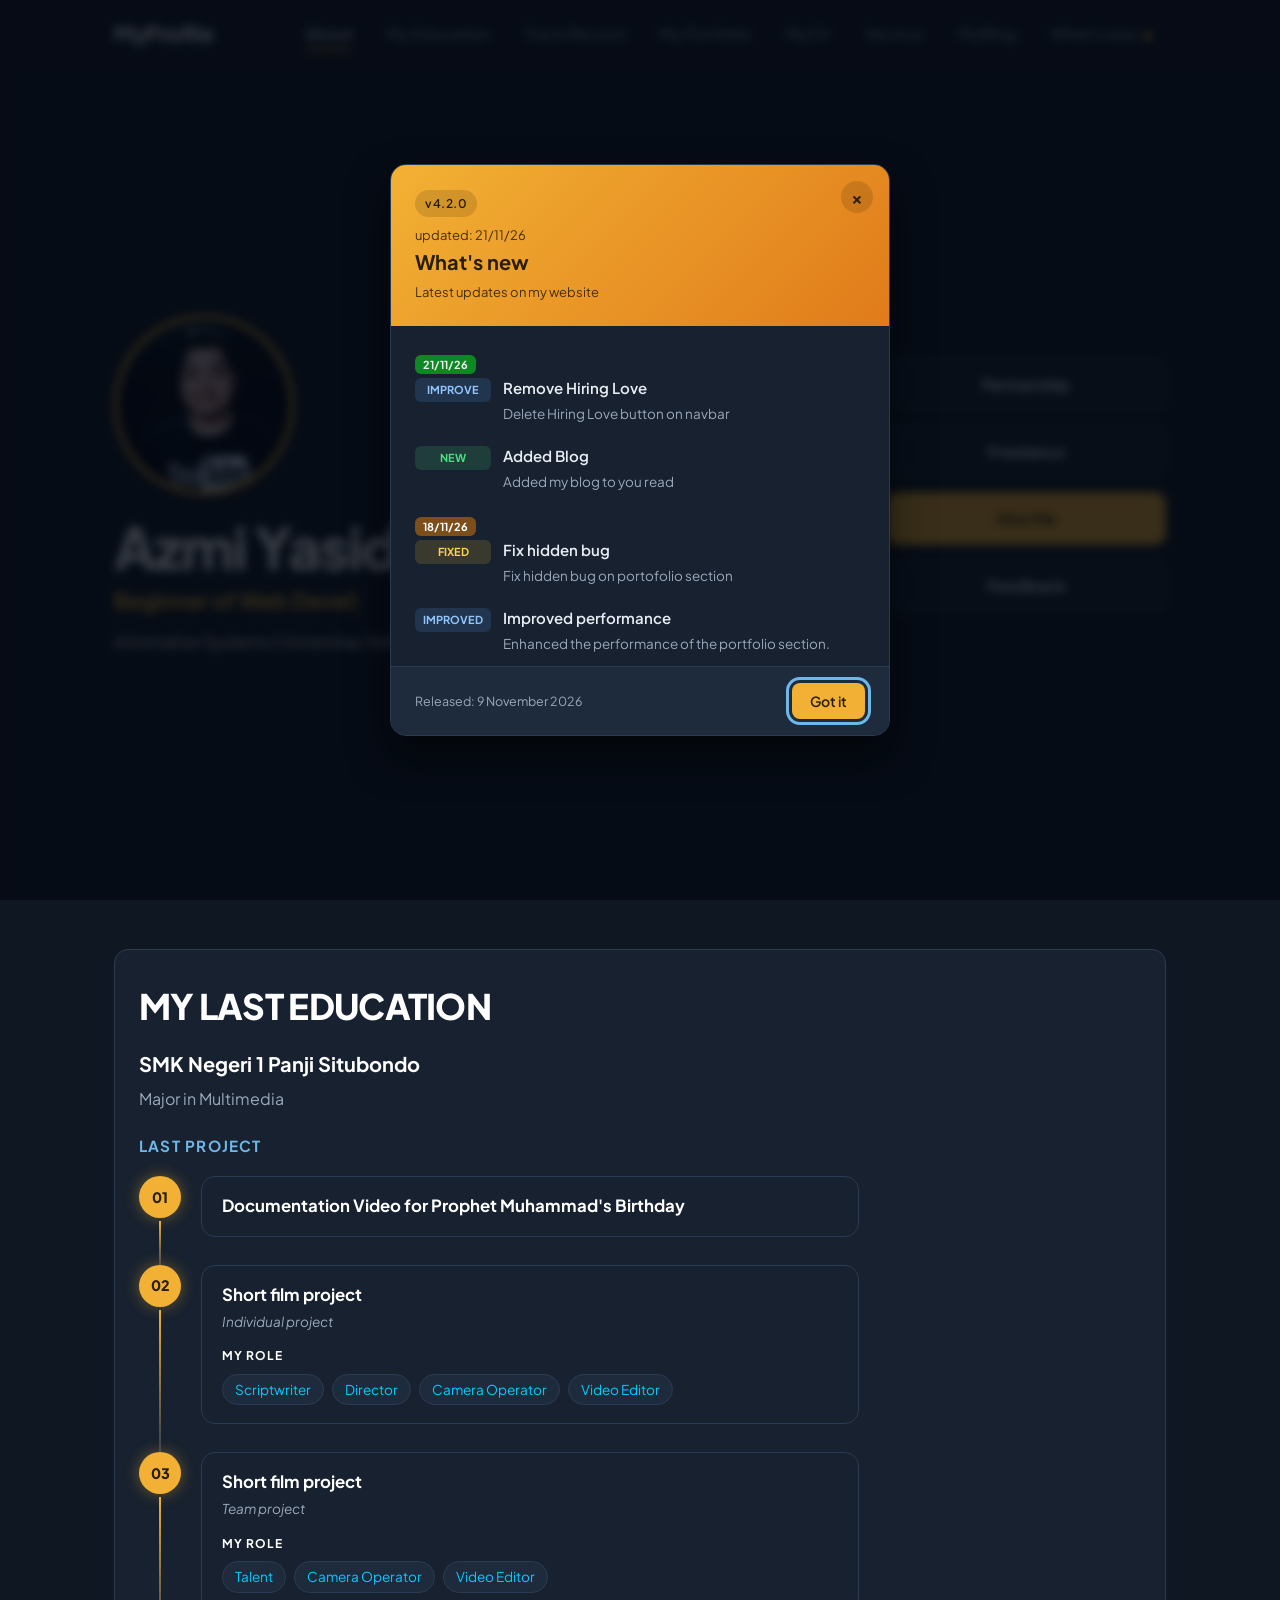
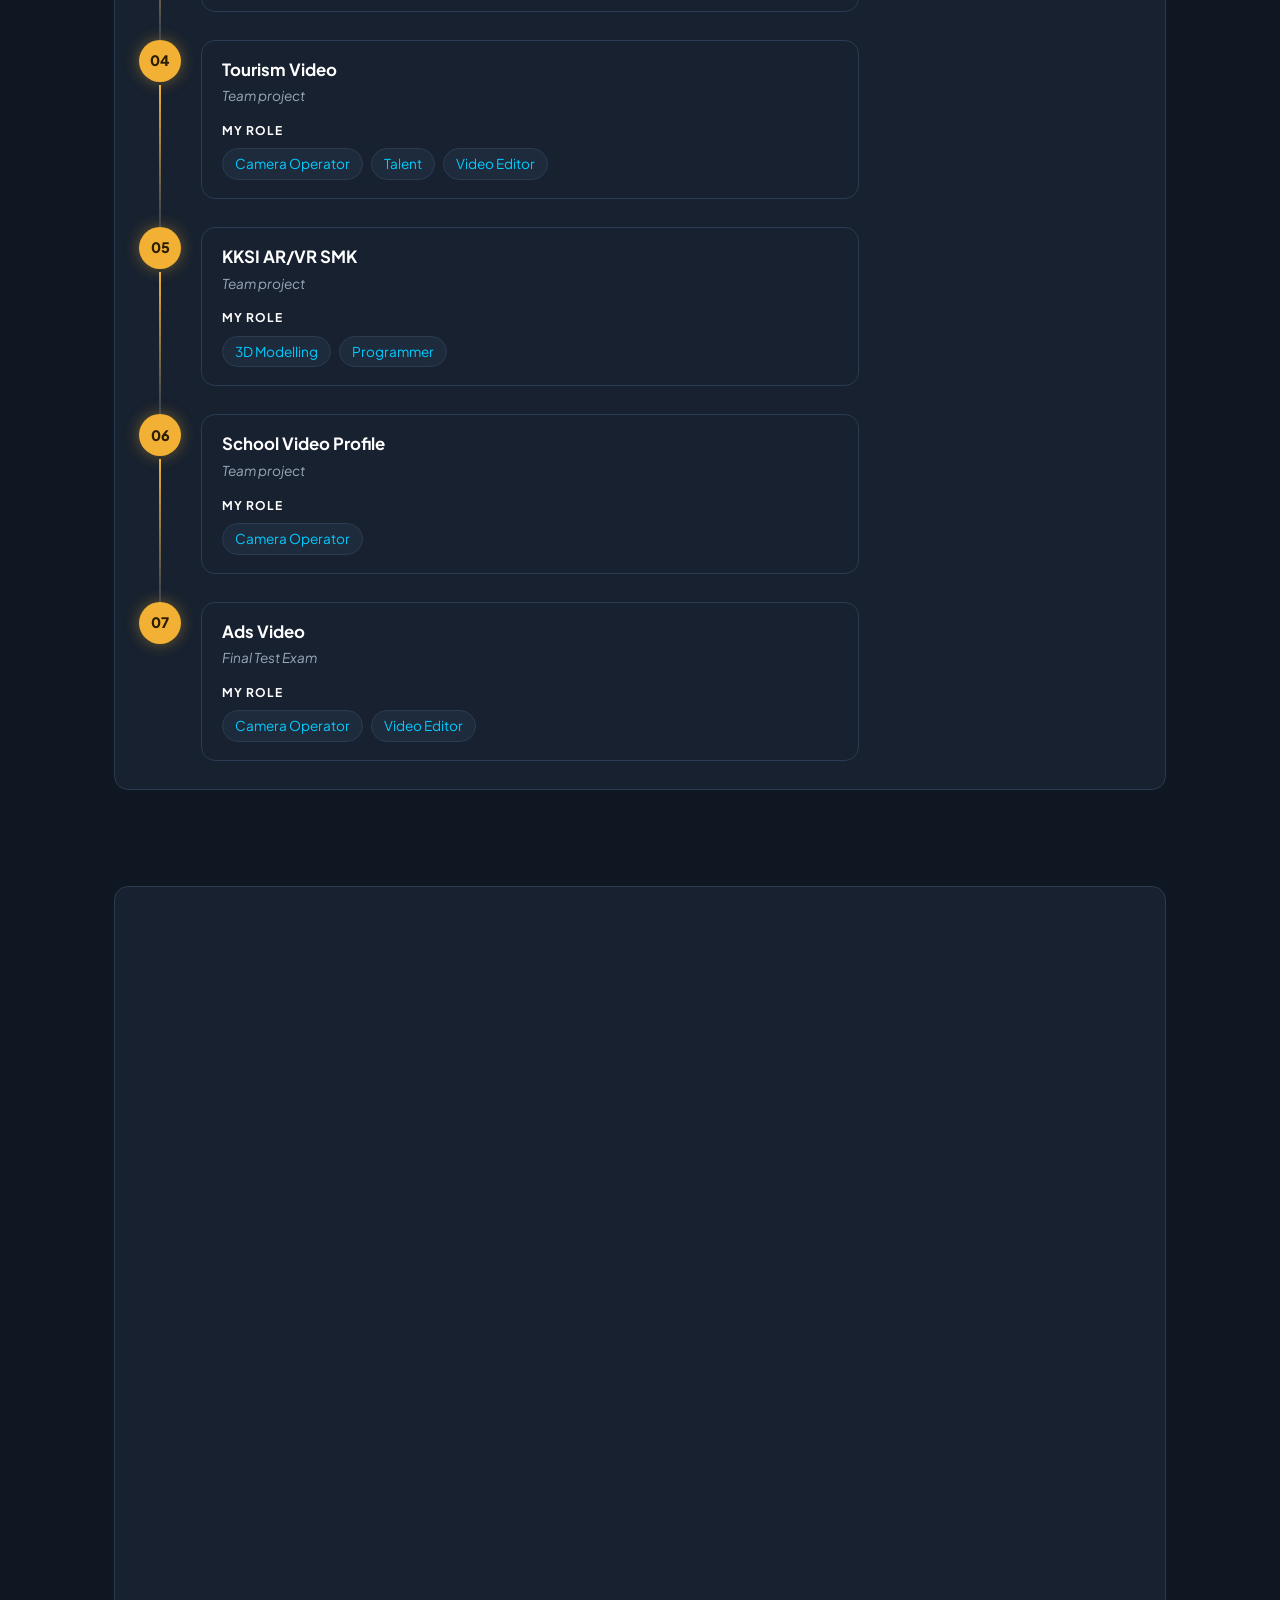
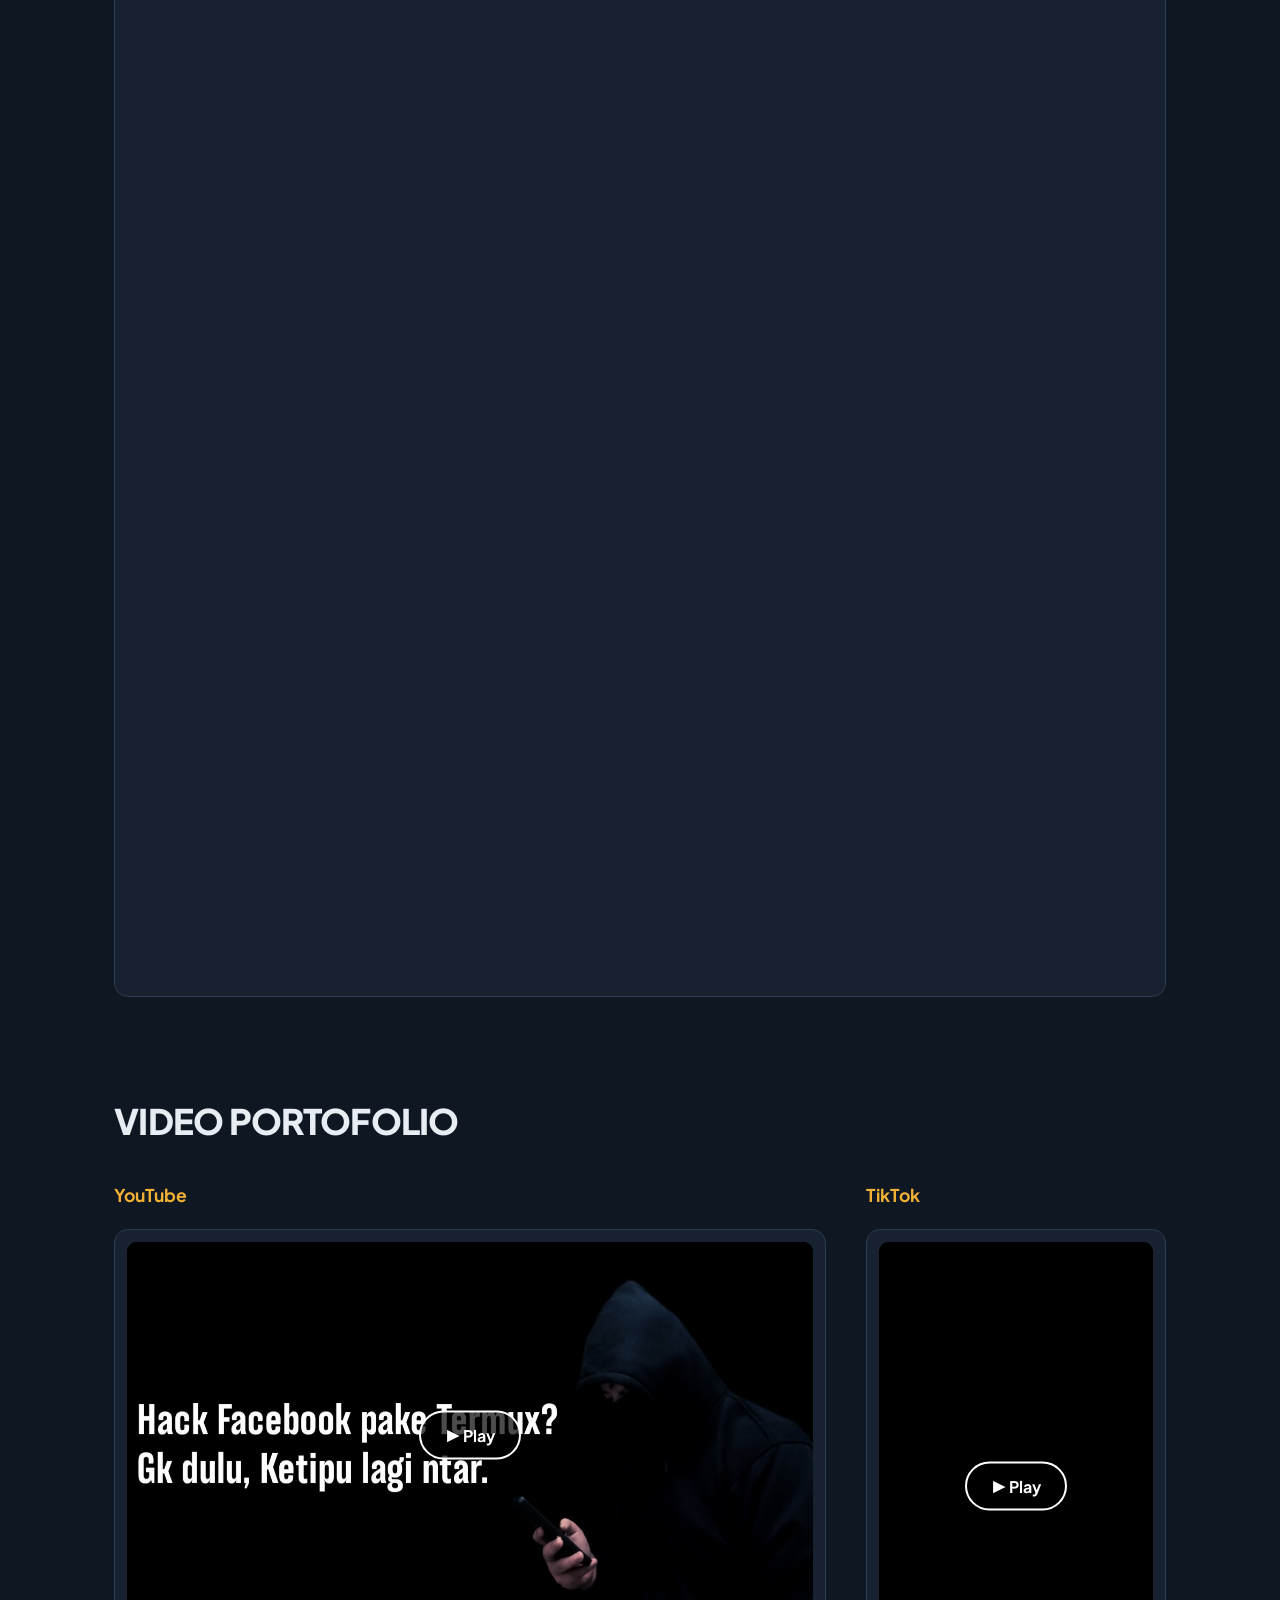
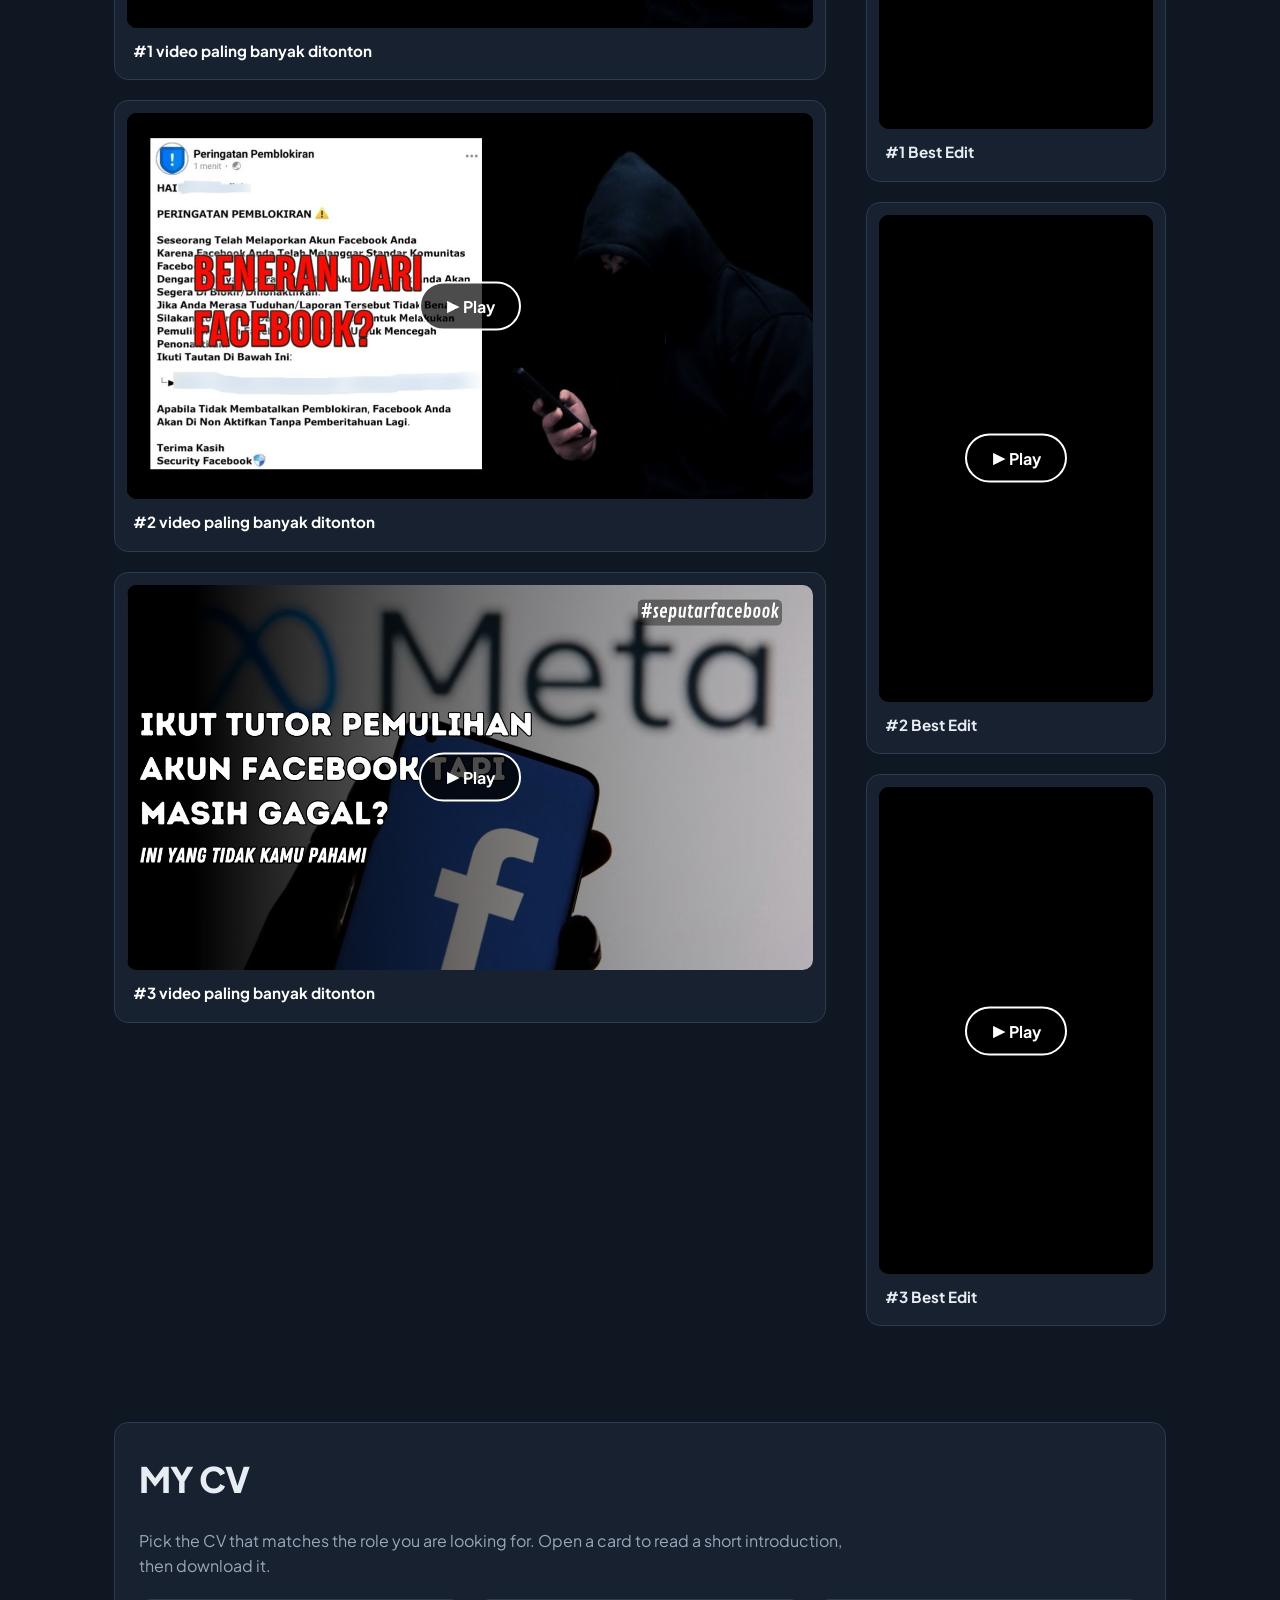
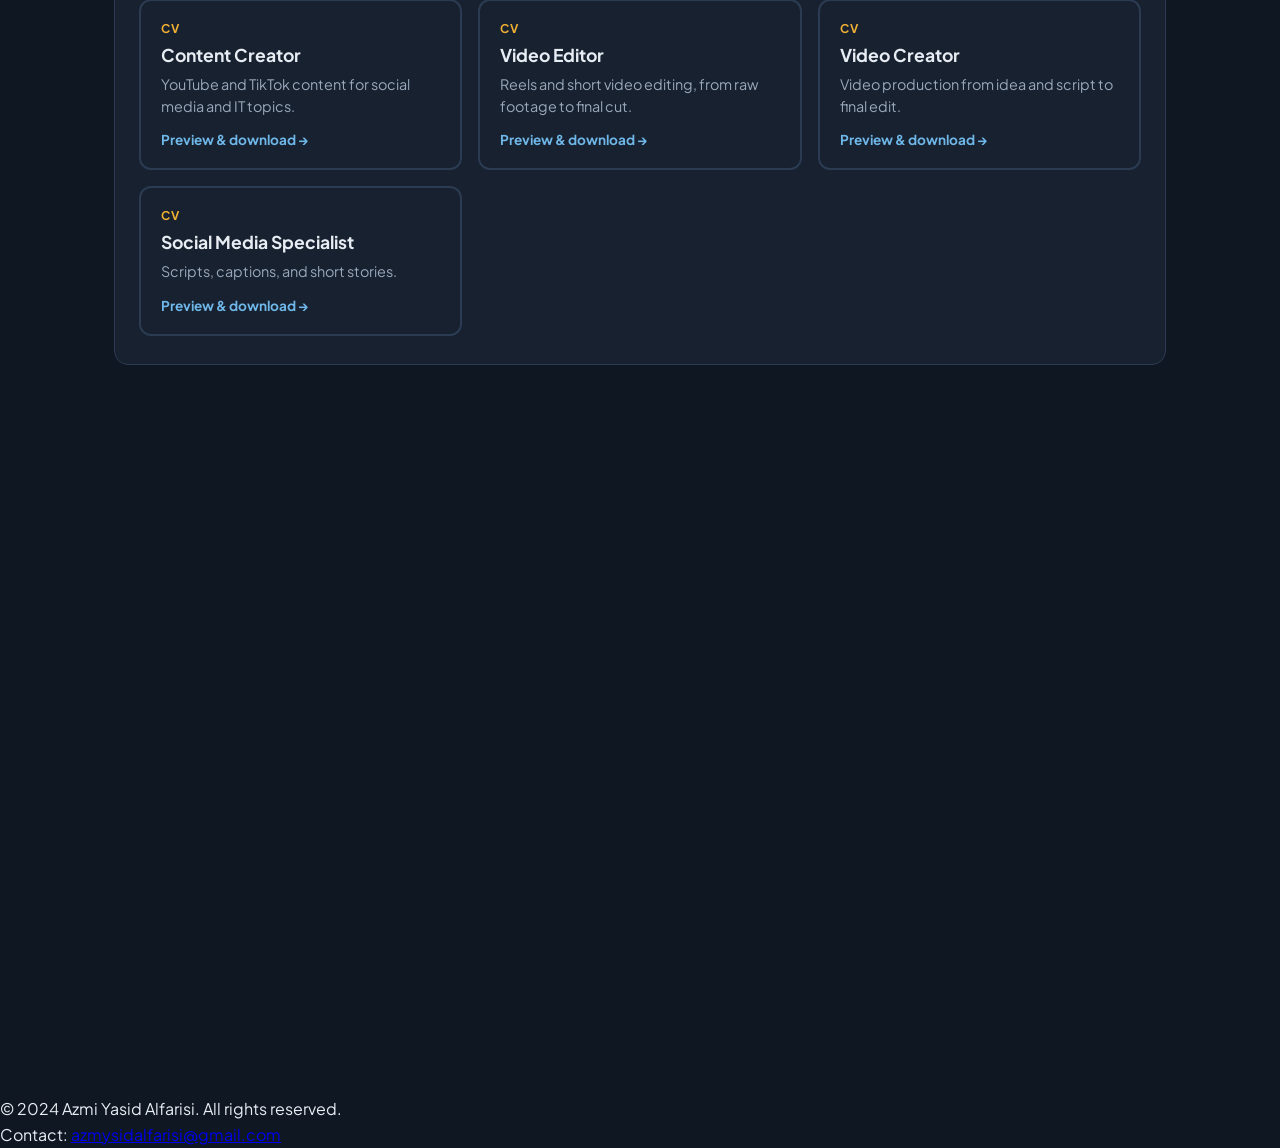
<file: index.html>
<!DOCTYPE html>
<html lang="en">
    <head>
        <meta charset="UTF-8">
        <meta name="viewport" content="width=device-width, initial-scale=1.0">
        <title>AzmiYasid | Web Profile</title>
        <meta name="description" content="Azmi Yasid Alfarisi's personal website, showcasing his education, track record, portfolio, and freelance services.">
        <link rel="preconnect" href="https://fonts.googleapis.com">
        <link rel="preconnect" href="https://fonts.gstatic.com" crossorigin>
        <link href="https://fonts.googleapis.com/css2?family=Plus+Jakarta+Sans:wght@400;500;700;800&display=swap" rel="stylesheet">
        <link rel="icon" type="image" href="picture/LOGO AY.jpg">
        <link rel="stylesheet" href="mystyleweb.css">
        <script src="webbrain.js" defer></script>
        <link rel="stylesheet" href="gdrivepreview/videopreview.css">
        <script src="gdrivepreview/videopreview.js" defer></script>
        <link rel="stylesheet" href="changelog.css">
        <script src="changelog.js" defer></script>
        <link rel="stylesheet" href="cvdownload.css">
        <script src="cvdownload.js" defer></script>
    </head>
    <body>
        <header>
            <nav class="navigation">
                <div class="logo">
                    <h1>MyProfile</h1>
                </div>
                <button class="nav-toggle" type="button" aria-label="Open menu" aria-expanded="false" aria-controls="nav-links">
                    <span class="nav-toggle__bar"></span>
                    <span class="nav-toggle__bar"></span>
                    <span class="nav-toggle__bar"></span>
                </button>
                <ul class="nav-links" id="nav-links">
                    <li><a href="#about" data-target="about">About</a></li>
                    <li><a href="#myeducation" data-target="myeducation">My Education</a></li>
                    <li><a href="#trackrecord" data-target="trackrecord">Track Record</a></li>
                    <li><a href="#portofolio" data-target="portofolio">My Portfolio</a></li>
                    <li><a href="#cv" data-target="cv">MyCV</a></li>
                    <li><a href="#service" data-target="service">Service</a></li>
                    <li><a href="https://myopini.azmiyasid.my.id/" target="_blank" rel="noopener noreferrer">MyBlog</a></li>
                    <li><a href="#changelogModal" id="openChangelogBtn" type="button">What's new<span class="unread-dot" id="unreadDot"></span></a></li>
                </ul>
            </nav>
        </header>
        <main>
            <div class="modal-overlay" id="changelogModal" data-version="v4.2.0" role="dialog" aria-modal="true" aria-labelledby="changelogTitle">
                <div class="modal-card">
                    <div class="modal-header">
                        <span class="version-pill">v4.2.0</span>
                        <p>updated: 21/11/26</p>
                        <h2 id="changelogTitle">What's new</h2>
                        <p>Latest updates on my website</p>
                        <button class="close-btn" id="closeModalIcon" type="button" aria-label="Close">&times;</button>
                    </div>
                    <div class="modal-body">
                        <span class="badge badge-updated">21/11/26</span>
                        <div class="changelog-item">
                            <span class="badge badge-improve">Improve</span>
                            <div class="item-content">
                                <h3>Remove Hiring Love</h3>
                                <p>Delete Hiring Love button on navbar</p>
                            </div>
                        </div>
                        <div class="changelog-item">
                            <span class="badge badge-new">New</span>
                            <div class="item-content">
                                <h3>Added Blog</h3>
                                <p>Added my blog to you read</p>
                            </div>
                        </div>
                        <span class="badge badge-old">18/11/26</span>
                        <div class="changelog-item">
                            <span class="badge badge-fix">Fixed</span>
                            <div class="item-content">
                                <h3>Fix hidden bug</h3>
                                <p>Fix hidden bug on portofolio section</p>
                            </div>
                        </div>
                        <div class="changelog-item">
                            <span class="badge badge-improve">Improved</span>
                            <div class="item-content">
                                <h3>Improved performance</h3>
                                <p>Enhanced the performance of the portfolio section.</p>
                            </div>
                        </div>
                        <div class="changelog-item">
                            <span class="badge badge-improve">Improved</span>
                            <div class="item-content">
                                <h3>Move Feedback button</h3>
                                <p>Relocated the feedback button for better user experience.</p>
                            </div>
                        </div>
                        <div class="changelog-item">
                            <span class="badge badge-new">New</span>
                            <div class="item-content">
                                <h3>Added Hiring Love</h3>
                                <p>Introducing <a class="text-link" href="https://hiringlove.azmiyasid.my.id/" target="_blank">Hiring Love</a> [Woman/Girl only], if you want a boyfriend who not only loves you but can also be your content or business partner, we can discuss it here. But this feature is still under development, stay tuned for the next update.</p>
                            </div>
                        </div>
                        <span class="badge badge-old">15/11/26</span>
                        <div class="changelog-item">
                            <span class="badge badge-new">New</span>
                            <div class="item-content">
                                <h3>Added CV card</h3>
                                <p>Add CVs for 4 roles, specifically for HR professionals, company directors or CEOs, as well as agencies, influencers and content creators who are currently looking to recruit staff or workers.</p>
                            </div>
                        </div>
                        <div class="changelog-item">
                            <span class="badge badge-new">New</span>
                            <div class="item-content">
                                <h3>Added Education</h3>
                                <p>Adding my most recent educational qualifications, along with various video projects and competitions.</p>
                            </div>
                        </div>
                        <div class="changelog-item">
                            <span class="badge badge-new">New</span>
                            <div class="item-content">
                                <h3>Added Update Information</h3>
                                <p>Users can now view website updates when they first open the site or whenever there is a new update. If you'd like to find out about updates, you can check the navigation bar.</p>
                            </div>
                        </div>
                        <div class="changelog-item">
                            <span class="badge badge-new">New</span>
                            <div class="item-content">
                                <h3>Added Feedback Button</h3>
                                <p>If you have any suggestions, opinions, feedback or criticism, you can click the FEEDBACK button.</p>
                            </div>
                        </div>
                        <div class="changelog-item">
                            <span class="badge badge-fix">Fixed</span>
                            <div class="item-content">
                                <h3>Fixed Play Button</h3>
                                <p>On mobile, the Play button will now disappear when tapped.</p>
                            </div>
                        </div>
                        <div class="changelog-item">
                            <span class="badge badge-fix">Fixed</span>
                            <div class="item-content">
                                <h3>Fixed Feedback Button</h3>
                                <p>The feedback button now works correctly and opens the feedback form.</p>
                            </div>
                        </div>
                    </div>
                    <div class="modal-footer">
                        <span class="release-date">Released: 9 November 2026</span>
                        <button class="action-btn" id="confirmReadBtn" type="button">Got it</button>
                    </div>
                </div>
            </div>
            <div class="container" id="about">
                <section class="mytombol">
                    <button class="partnership" data-href="mytombol/partnership.html">Partnership</button>
                    <button class="freelance" data-href="mytombol/freelance.html">Freelance</button>
                    <button class="hirebutton" data-href="mytombol/hirebutton.html">Hire Me</button>
                    <button class="feedback" data-href="mytombol/feedback.html">Feedback</button>
                </section>
                <section class="short-detail">
                    <img src="picture/profilepict.jpg" alt="mypict" class="profile-image">
                    <span class="name">Azmi Yasid Alfarisi</span>
                    <span class="profession">Beginner of Web Developer</span>
                    <span class="education">Information Systems | Universitas Terbuka</span>
                </section>
            </div>
            <div class="education" id="myeducation">
                <h1>MY LAST EDUCATION</h1>
                <section class="mysmk">
                    <h2>SMK Negeri 1 Panji Situbondo</h2>
                    <p>Major in Multimedia</p>
                    <h3>Last Project</h3>
                    <ul class="project-listed">
                        <li class="project-item">
                            <div class="project-card">
                                <h4>Documentation Video for Prophet Muhammad's Birthday</h4>
                            </div>
                        </li>
                        <li class="project-item">
                            <div class="project-card">
                                <h4>Short film project</h4>
                                <p class="project-type">Individual project</p>
                                <p class="role-label">My role</p>
                                <ul class="role-listed">
                                    <li>Scriptwriter</li>
                                    <li>Director</li>
                                    <li>Camera Operator</li>
                                    <li>Video Editor</li>
                                </ul>
                            </div>
                        </li>
                        <li class="project-item">
                            <div class="project-card">
                                <h4>Short film project</h4>
                                <p class="project-type">Team project</p>
                                <p class="role-label">My role</p>
                                <ul class="role-listed">
                                    <li>Talent</li>
                                    <li>Camera Operator</li>
                                    <li>Video Editor</li>
                                </ul>
                            </div>
                        </li>
                        <li class="project-item">
                            <div class="project-card">
                                <h4>Tourism Video</h4>
                                <p class="project-type">Team project</p>
                                <p class="role-label">My role</p>
                                <ul class="role-listed">
                                    <li>Camera Operator</li>
                                    <li>Talent</li>
                                    <li>Video Editor</li>
                                </ul>
                            </div>
                        </li>
                        <li class="project-item">
                            <div class="project-card">
                                <h4>KKSI AR/VR SMK</h4>
                                <p class="project-type">Team project</p>
                                <p class="role-label">My role</p>
                                <ul class="role-listed">
                                    <li>3D Modelling</li>
                                    <li>Programmer</li>
                                </ul>
                            </div>
                        </li>
                        <li class="project-item">
                            <div class="project-card">
                                <h4>School Video Profile</h4>
                                <p class="project-type">Team project</p>
                                <p class="role-label">My role</p>
                                <ul class="role-listed">
                                    <li>Camera Operator</li>
                                </ul>
                            </div>
                        </li>
                        <li class="project-item">
                            <div class="project-card">
                                <h4>Ads Video</h4>
                                <p class="project-type">Final Test Exam</p>
                                <p class="role-label">My role</p>
                                <ul class="role-listed">
                                    <li>Camera Operator</li>
                                    <li>Video Editor</li>
                                </ul>
                            </div>
                        </li>
                    </ul>
                </section>
            </div>
            <div class="creator-trackrecord" id="trackrecord">
                <section class="yt-acv">
                    <h1>CREATOR TRACK RECORD</h1>
                    <img src="picture/Youtube_logo.png" alt="yt-logo" class="yt-image">
                    <div class="yt-gaming" data-period="2018 - 2019">
                        <ul class="start-journey">
                            <h2>Start from YouTube Gaming Creator</h2>
                            <li>Start from Azmi12 Channel</li>
                            <li>Focus on practice tips and gameplay</li>
                            <li>Failed to focus</li>
                            <li>Delete that channel</li>
                        </ul>
                    </div>
                    <div class="yt-editorvid" data-period="2018">
                        <ul class="early-youtuber">
                            <h2>Continue with YouTube Creator for Video Editor</h2>
                            <li>Start from Azmi Greater channel</li>
                            <li>Focus on video editing tips and tutorial</li>
                            <li>Failed to focus</li>
                            <li>Delete that channel</li>
                        </ul>
                    </div>
                    <div class="yt-techtipsvid" data-period="2019 - 2023">
                        <ul class="middle-youtuber">
                            <h2>Continue with YouTube Creator for Cybersecurity Technology</h2>
                            <li>Start from About Sosmedia channel</li>
                            <li>Focus on Cybersecurity and Technology tips and tutorial</li>
                            <li>Get red cards from YouTube</li>
                            <li>Channel disabled</li>
                        </ul>
                    </div>
                    <div class="yt-akalsosmed" data-period="2023 - present">
                        <ul class="current-youtuber">
                            <h2>Continue with YouTube Creator for Social Media</h2>
                            <li>Start from Akal Sosmed channel</li>
                            <li>Focus on social media tips and tutorial</li>
                            <li>Still active until now</li>
                        </ul>
                    </div>
                </section>
                <section class="tiktok-acv">
                    <img src="picture/tik-tok.png" alt="tiktok-logo" class="tiktok-image">
                    <div class="tiktok-random" data-period="2019 - 2021">
                        <ul class="start-tiktoker">
                            <h2>Start from random content</h2>
                            <li>simple edit & jj</li>
                            <li>high views and engagement</li>
                            <li>Hiatus cause software subscription expired</li>
                            <li>No content uploaded</li>
                        </ul>
                    </div>
                    <div class="tiktok-affiliate" data-period="2022 - 2024">
                        <ul class="middle-tiktoker">
                            <h2>Start earning from TikTok Affiliate</h2>
                            <li>Promote for TikTok Affiliate product</li>
                            <li>Join affiliate team and promote client product</li>
                            <li>Promote property unit by visenda residence</li>
                            <li>Hiatus from TikTok Affiliate</li>
                        </ul>
                    </div>
                    <div class="tiktok-simpletech" data-period="2025 - present">
                        <ul class="current-tiktoker">
                            <h2>Focus on IT and Cybersecurity Niche</h2>
                            <li>Change username to Azmi Yasid | Simple Tech Tips</li>
                            <li>Focus on IT and Cybersecurity tips and tutorial</li>
                            <li>Still active until now</li>
                        </ul>
                    </div>
                </section>
                <section class="professional-acv">
                    <h1>PROFESSIONAL TRACK RECORD</h1>
                    <div class="first-unpaidinternship" data-period="May 2024 - August 2024" data-folder="1u7VaJGN9471Hv_wA1Vl5Iob82or119z6" data-videos="1zrrKlzmyTpjv8fbxE2ayQE8-iuYBgW-1,1v4o2PTHlCvICpohQouX8nLCmDhbmLZOl,1NEZ-mrEDCZjYNpmTAMLSOANmljg0Xeqc,1p601uygaH7ExNgOkxR8j3xw2dOUl5_EK">
                        <ul class="first-internship">
                            <h2>First Internship - Video Editor</h2>
                            <h3>PT Quirey Official Indonesia</h3>
                            <li>Receive and understand content briefs from the Content Planner</li>
                            <li>Collaborate with the Content Creator</li>
                            <li>Produce video content according to the brief</li>
                            <li>Revise videos based on feedback from the head of interns before posting</li>
                            <li>Upload finished videos to the team's Google Drive</li>
                            <li>Produced 4 reels</li>
                        </ul>
                        <p class="preview-hint">&#9654; Click to see projects</p>
                    </div>
                    <div class="last-unpaidinternship" data-period="August 2024 - January 2025" data-folder="1tKH7g5gWe0MoIgn4kYwUFGTPzj1cWU3H" data-videos="1bAOp_0EFghfPZK80NB59Hj7UeEC6MfRM,1Fv2NRNjitpXiC1xZN_fNqk7AeW3R2r6K,1XtcDYLWCR4y-ZM0CNd_jVnrafrsxqvld">
                        <ul class="last-internship">
                            <h2>Last Internship - Video Editor</h2>
                            <h3>Yayasan Maqdis Official</h3>
                            <li>Manage reels video content for the KBIHU product</li>
                            <li>Work with the Scriptwriter to develop solid content briefs</li>
                            <li>Edit reels according to the brief</li>
                            <li>Revise videos based on feedback from the head of interns before posting</li>
                            <li>Upload finished videos to Notion</li>
                            <li>Produced 3 reels</li>
                        </ul>
                        <p class="preview-hint">&#9654; Click to see projects</p>
                    </div>
                </section>
            </div>
            <div class="portofolio" id="portofolio">
                <h1>VIDEO PORTOFOLIO</h1>
                <section class="youtube-video">
                    <h2 class="video-platform">YouTube</h2>
                    <div class="video-grid">
                        <figure class="video-card">
                            <div class="video-frame">
                                <video src="video/viralvid1.mp4" muted playsinline preload="metadata" poster="picture/thumbnail1.jpg"></video>
                                <button class="play-button" type="button">▶ Play</button>
                            </div>
                            <figcaption>
                                <a class="card-link" href="https://youtu.be/zciuMEdRSXI" target="_blank">#1 video paling banyak ditonton</a>
                            </figcaption>
                        </figure>
                    </div>
                    <div class="video-grid">
                        <figure class="video-card">
                            <div class="video-frame">
                                <video src="video/viralvid2.mp4" muted playsinline preload="metadata" poster="picture/thumbnail2.jpg"></video>
                                <button class="play-button" type="button">▶ Play</button>
                            </div>
                            <figcaption>
                                <a class="card-link" href="https://youtu.be/oiKjA-NAYP4" target="_blank">#2 video paling banyak ditonton</a>
                            </figcaption>
                        </figure>
                    </div>
                    <div class="video-grid">
                        <figure class="video-card">
                            <div class="video-frame">
                                <video src="video/viralvid4.mp4" muted playsinline preload="metadata" poster="picture/thumbnail3.jpg"></video>
                                <button class="play-button" type="button">▶ Play</button>
                            </div>
                            <figcaption><a class="card-link" href="https://youtu.be/XkTHN9Ft-fM" target="_blank">#3 video paling banyak ditonton</a></figcaption>
                        </figure>
                    </div>
                </section>
                <section class="tiktok-video">
                    <h2 class="video-platform">TikTok</h2>
                    <div class="video-grid video-grid--vertical">
                        <figure class="video-card">
                            <div class="video-frame video-frame--vertical">
                                <video src="video/best-edit1.mp4" preload="metadata" playsinline></video>
                                <button class="play-button" type="button">▶ Play</button>
                            </div>
                            <figcaption>#1 Best Edit</figcaption>
                        </figure>
                    </div>
                    <div class="video-grid video-grid--vertical">
                        <figure class="video-card">
                            <div class="video-frame video-frame--vertical">
                                <video src="video/best-edit2.mp4" preload="metadata" playsinline></video>
                                <button class="play-button" type="button">▶ Play</button>
                            </div>
                            <figcaption>#2 Best Edit</figcaption>
                        </figure>
                    </div>
                    <div class="video-grid video-grid--vertical">
                        <figure class="video-card">
                            <div class="video-frame video-frame--vertical">
                                <video src="video/best-edit3.mp4" preload="metadata" playsinline></video>
                                <button class="play-button" type="button">▶ Play</button>
                            </div>
                            <figcaption>#3 Best Edit</figcaption>
                        </figure>
                    </div>
                </section>
            </div>
            <div class="cv-section" id="cv">
                <h1>MY CV</h1>
                <p class="cv-subtitle">Pick the CV that matches the role you are looking for. Open a card to read a short introduction, then download it.</p>
                <div class="cv-list">
                    <button class="cv-card" type="button" data-cv-title="Content Creator" data-cv-file="CVdocuments/Azmi Yasid Alfarisi_Content Creator.pdf" data-cv-intro="I run my own YouTube and TikTok channels, where I share social media and IT tips. This CV shows how I create and publish content for those channels.">
                        <span class="cv-card__label">CV</span>
                        <span class="cv-card__title">Content Creator</span>
                        <span class="cv-card__desc">YouTube and TikTok content for social media and IT topics.</span>
                        <span class="cv-card__cta">Preview &amp; download &rarr;</span>
                    </button>
                    <button class="cv-card" type="button" data-cv-title="Video Editor" data-cv-file="CVdocuments/Azmi Yasid Alfarisi_Video Editor.pdf" data-cv-intro="I have edited reels and short videos during two internships and for my own channels. This CV focuses on my editing experience and the projects I have handled.">
                        <span class="cv-card__label">CV</span>
                        <span class="cv-card__title">Video Editor</span>
                        <span class="cv-card__desc">Reels and short video editing, from raw footage to final cut.</span>
                        <span class="cv-card__cta">Preview &amp; download &rarr;</span>
                    </button>
                    <button class="cv-card" type="button" data-cv-title="Video Creator" data-cv-file="CVdocuments/Azmi Yasid Alfarisi_Content Creator & Video Editor.pdf" data-cv-intro="I make videos from start to finish. In school I handled short film projects as scriptwriter, director, camera operator, and video editor. This CV is for roles that need one person to cover several parts of video production.">
                        <span class="cv-card__label">CV</span>
                        <span class="cv-card__title">Video Creator</span>
                        <span class="cv-card__desc">Video production from idea and script to final edit.</span>
                        <span class="cv-card__cta">Preview &amp; download &rarr;</span>
                    </button>
                    <button class="cv-card" type="button" data-cv-title="Social Media Specialist" data-cv-file="CVdocuments/Azmi Yasid Alfarisi_Social Media Specialist.pdf" data-cv-intro="I specialize in creating engaging social media content and managing online presence. This CV is for roles that require expertise in social media strategy and content creation.">
                        <span class="cv-card__label">CV</span>
                        <span class="cv-card__title">Social Media Specialist</span>
                        <span class="cv-card__desc">Scripts, captions, and short stories.</span>
                        <span class="cv-card__cta">Preview &amp; download &rarr;</span>
                    </button>
                </div>
            </div>
            <div class="service-forfreelance" id="service">
                <section class="freelance-service">
                    <h1>FREELANCE SERVICE</h1>
                    <p class="service-subtitle">Video editing services, choose the plan that fits your project</p>
                    <div class="plan-list">
                        <div class="plan-card plan-free">
                            <h2 class="plan-name">FREE EDIT</h2>
                            <p class="plan-price">Rp 0 <span class="plan-period">/ video</span></p>
                            <ul class="plan-features">
                                <li>Simple cut</li>
                                <li>Max 1 minute</li>
                            </ul>
                            <button class="plan-button" type="button" data-href="mytombol/freelance.html?paket=free">Choose Free Edit</button>
                        </div>
                        <div class="plan-card plan-pro">
                            <span class="plan-badge">Most Popular</span>
                            <h2 class="plan-name">PRO EDIT</h2>
                            <p class="plan-price">Rp 100.000 <span class="plan-period">/ video</span></p>
                            <ul class="plan-features">
                                <li>Simple cut</li>
                                <li>Simple VFX, SFX and transition</li>
                                <li>Max 1 time revision</li>
                                <li>Max 5 minutes</li>
                            </ul>
                            <button class="plan-button" type="button" data-href="mytombol/freelance.html?paket=pro">Choose Pro Edit</button>
                        </div>
                        <div class="plan-card plan-perfect">
                            <h2 class="plan-name">PERFECT EDIT</h2>
                            <p class="plan-price">Rp 135.000 <span class="plan-period">/ video</span></p>
                            <ul class="plan-features">
                                <li>Epic VFX, SFX and transition</li>
                                <li>Voice over</li>
                                <li>Free footage</li>
                                <li>Bonus soundtrack</li>
                                <li>Up to 4 time revision</li>
                                <li>Max 10 minutes</li>
                            </ul>
                            <button class="plan-button" type="button" data-href="mytombol/freelance.html?paket=perfect">Choose Perfect Edit</button>
                        </div>
                    </div>
                </section>
            </div>
        </main>
        <footer>
            <p>&copy; 2024 Azmi Yasid Alfarisi. All rights reserved.</p>
            <p>Contact: <a href="mailto:azmysidalfarisi@gmail.com">azmysidalfarisi@gmail.com</a></p>
        </footer>
    </body>
</html>
</file>
<file: mystyleweb.css>
:root {
    --bg: #0f1722;
    --surface: #17212f;
    --surface-2: #1e2b3d;
    --line: #2b3b52;
    --text: #e8edf4;
    --muted: #9aa8bb;
    --accent: #f2b134;
    --accent-ink: #2a1d00;
    --sky: #6fb7e9;
    --nav-h: 68px;
    --radius: 14px;
}

* { box-sizing: border-box; margin: 0; padding: 0; }

html {
    scroll-padding-top: calc(var(--nav-h) + 16px);
    overflow-x: clip;
}

body {
    font-family: "Plus Jakarta Sans", system-ui, -apple-system, "Segoe UI", sans-serif;
    background: var(--bg);
    color: var(--text);
    line-height: 1.6;
    overflow-x: clip;
}

main {
    max-width: 1100px;
    margin: 0 auto;
    padding: 48px 24px 96px;
    display: flex;
    flex-direction: column;
    gap: 96px;
}

a:focus-visible,
button:focus-visible {
    outline: 3px solid var(--sky);
    outline-offset: 3px;
}

header {
    position: sticky;
    top: 0;
    z-index: 100;
    background: rgba(15, 23, 34, 0.82);
    backdrop-filter: blur(10px);
    -webkit-backdrop-filter: blur(10px);
    border-bottom: 1px solid transparent;
    transition: border-color 0.3s, box-shadow 0.3s;
}

header.scrolled {
    border-bottom-color: var(--line);
    box-shadow: 0 8px 24px rgba(0, 0, 0, 0.25);
}

.navigation {
    max-width: 1100px;
    height: var(--nav-h);
    margin: 0 auto;
    padding: 0 24px;
    display: flex;
    align-items: center;
    justify-content: space-between;
}

.logo h1 {
    font-size: 1.35rem;
    font-weight: 800;
    letter-spacing: -0.02em;
}

.nav-links {
    display: flex;
    gap: 6px;
    list-style: none;
}

.nav-links a {
    position: relative;
    display: block;
    padding: 8px 14px;
    color: var(--muted);
    text-decoration: none;
    font-weight: 500;
    border-radius: 8px;
    transition: color 0.25s, background 0.25s, transform 0.2s;
}

.nav-links a::after {
    content: "";
    position: absolute;
    left: 14px;
    right: 14px;
    bottom: 4px;
    height: 2px;
    background: var(--accent);
    transform: scaleX(0);
    transform-origin: left;
    transition: transform 0.3s ease;
}

.nav-links a:hover {
    color: var(--text);
    background: var(--surface);
}

.nav-links a:hover::after,
.nav-links a.active::after {
    transform: scaleX(1);
}

.nav-links a.active { color: var(--text); }
.nav-links a:active { transform: scale(0.94); }

.container {
    display: flex;
    flex-direction: row-reverse;
    align-items: center;
    justify-content: space-between;
    gap: 40px;
    min-height: calc(100vh - var(--nav-h) - 96px);
}

.short-detail {
    flex: 1;
    display: flex;
    flex-direction: column;
    align-items: flex-start;
    gap: 6px;
}

.profile-image {
    width: 180px;
    height: 180px;
    object-fit: cover;
    border-radius: 50%;
    background: var(--surface-2);
    border: 4px solid var(--accent);
    margin-bottom: 14px;
}

.name {
    font-size: clamp(2.2rem, 5vw, 3.6rem);
    font-weight: 800;
    letter-spacing: -0.03em;
    line-height: 1.1;
}

.profession {
    display: block;
    min-height: 1.8em;
    font-size: 1.35rem;
    font-weight: 700;
    color: var(--accent);
}

.profession::after {
    content: "";
    display: inline-block;
    width: 2px;
    height: 1.1em;
    margin-left: 4px;
    vertical-align: text-bottom;
    background: var(--accent);
    animation: blink 0.8s steps(1) infinite;
}

.education {
    color: var(--muted);
    font-size: 1rem;
}

.mytombol {
    flex: 0 0 280px;
    display: flex;
    flex-direction: column;
    gap: 14px;
}

button {
    position: relative;
    overflow: hidden;
    font-family: inherit;
    font-size: 1rem;
    font-weight: 700;
    padding: 14px 22px;
    border-radius: 12px;
    border: 2px solid var(--line);
    background: var(--surface);
    color: var(--text);
    cursor: pointer;
    transition: transform 0.2s ease, box-shadow 0.25s ease,
                background 0.25s, border-color 0.25s, color 0.25s;
}

button:hover {
    transform: translateY(-4px);
    border-color: var(--accent);
    box-shadow: 0 10px 22px rgba(0, 0, 0, 0.35);
}

button:active {
    transform: translateY(0) scale(0.95);
    box-shadow: 0 2px 6px rgba(0, 0, 0, 0.3);
    transition-duration: 0.08s;
}

.hirebutton {
    background: var(--accent);
    border-color: var(--accent);
    color: var(--accent-ink);
}

.hirebutton:hover {
    background: #ffc455;
    box-shadow: 0 10px 26px rgba(242, 177, 52, 0.4);
}

.partnership:hover,
.freelance:hover {
    background: var(--surface-2);
}

.ripple {
    position: absolute;
    border-radius: 50%;
    background: rgba(255, 255, 255, 0.45);
    transform: scale(0);
    animation: ripple 0.6s ease-out forwards;
    pointer-events: none;
}

.education {
    display: flex;
    flex-direction: column;
    gap: 72px;
    color: hsl(0, 0%, 100%);
}

#myeducation {
    position: relative;
    display: flex;
    flex-direction: column;
    gap: 14px;
    padding: 28px 24px;
    background: var(--surface);
    border: 1px solid var(--line);
    border-radius: var(--radius);
}

.education h1 {
    font-size: clamp(1.6rem, 3.5vw, 2.2rem);
    font-weight: 800;
    letter-spacing: -0.02em;
}

.mysmk {
    display: flex;
    flex-direction: column;
    gap: 6px;
    max-width: 720px;
}

.mysmk h2 {
    font-size: 1.25rem;
    color: #ffffff;
}

.mysmk > p { color: var(--muted); }

.mysmk h3 {
    margin-top: 16px;
    font-size: 0.95rem;
    letter-spacing: 0.08em;
    text-transform: uppercase;
    color: var(--sky);
}

.project-listed {
    margin-top: 12px;
    list-style: none;
    counter-reset: project;
}

.project-item {
    position: relative;
    display: flex;
    gap: 20px;
    padding-bottom: 28px;
    counter-increment: project;
}

.project-item:last-child { padding-bottom: 0; }

.project-item::before {
    content: counter(project, decimal-leading-zero);
    z-index: 2;
    flex: none;
    display: flex;
    align-items: center;
    justify-content: center;
    width: 42px;
    height: 42px;
    background: var(--accent);
    border-radius: 50%;
    box-shadow: 0 0 15px rgba(242, 177, 52, 0.4);
    color: var(--accent-ink, #2a1d00);
    font-size: 0.9rem;
    font-weight: 800;
}

.project-item:not(:last-child)::after {
    content: "";
    position: absolute;
    top: 45px;
    bottom: -4px;
    left: 20px;
    width: 2px;
    background: linear-gradient(to bottom, var(--accent), var(--line));
}

.project-card {
    flex: 1;
    min-width: 0;
    padding: 18px 20px;
    background: var(--surface);
    border: 1px solid var(--line);
    border-radius: var(--radius);
    transition: border-color 0.3s, background 0.3s;
}

.project-card:hover {
    background: var(--surface-2);
    border-color: var(--accent);
}

.project-card h4 {
    font-size: 1.05rem;
    line-height: 1.35;
}

.project-type {
    margin-top: 4px;
    color: var(--muted);
    font-size: 0.85rem;
    font-style: italic;
}

.role-label {
    margin-top: 14px;
    color: hsl(0, 0%, 100%);
    font-size: 0.75rem;
    font-weight: 700;
    letter-spacing: 0.08em;
    text-transform: uppercase;
}

.role-listed {
    display: flex;
    color: rgb(2, 204, 255);
    flex-wrap: wrap;
    gap: 8px;
    margin-top: 8px;
    list-style: none;
}

.role-listed li {
    padding: 4px 12px;
    background: var(--surface-2);
    border: 1px solid var(--line);
    border-radius: 999px;
    font-size: 0.85rem;
}

.creator-trackrecord {
    display: flex;
    flex-direction: column;
    gap: 72px;
}

#trackrecord {
    position: relative;
    display: flex;
    flex-direction: column;
    gap: 14px;
    padding: 28px 24px;
    background: var(--surface);
    border: 1px solid var(--line);
    border-radius: var(--radius);
}

.yt-acv,
.tiktok-acv,
.professional-acv {
    display: grid;
    grid-template-columns: repeat(auto-fit, minmax(260px, 1fr));
    gap: 20px;
}

.yt-acv > h1,
.yt-acv > img,
.tiktok-acv > img,
.professional-acv > h1,
.freelance-service > h1 {
    grid-column: 1 / -1;
}

.creator-trackrecord h1,
.freelance-service h1 {
    font-size: clamp(1.6rem, 3.5vw, 2.2rem);
    font-weight: 800;
    letter-spacing: -0.02em;
}

.yt-image,
.tiktok-image {
    width: 56px;
    height: 56px;
    object-fit: cover;
    border-radius: 14px;
    background: var(--surface-2);
}

.yt-acv > div,
.tiktok-acv > div,
.professional-acv > div {
    background: var(--surface);
    border: 1px solid var(--line);
    border-radius: var(--radius);
    padding: 24px;
    transition: border-color 0.3s;
}

.yt-acv > div:hover,
.tiktok-acv > div:hover,
.professional-acv > div:hover {
    border-color: var(--accent);
}

.creator-trackrecord ul {
    list-style: none;
    display: flex;
    flex-direction: column;
    gap: 8px;
}

.creator-trackrecord h2 {
    font-size: 1.1rem;
    line-height: 1.35;
    margin-bottom: 4px;
}

.creator-trackrecord h3 {
    font-size: 0.9rem;
    font-weight: 500;
    color: var(--sky);
    margin-bottom: 8px;
}

.creator-trackrecord li {
    position: relative;
    padding-left: 18px;
    color: var(--muted);
    font-size: 0.95rem;
}

.creator-trackrecord li::before {
    content: "";
    position: absolute;
    left: 0;
    top: 0.65em;
    width: 7px;
    height: 7px;
    border-radius: 50%;
    background: var(--accent);
}

.freelance-service {
    display: flex;
    flex-direction: column;
    gap: 14px;
}

.service-subtitle {
    color: var(--muted);
    margin-bottom: 18px;
}

.plan-list {
    display: grid;
    grid-template-columns: repeat(auto-fit, minmax(250px, 1fr));
    gap: 22px;
    align-items: stretch;
}

.plan-card {
    position: relative;
    display: flex;
    flex-direction: column;
    gap: 14px;
    padding: 28px 24px;
    background: var(--surface);
    border: 1px solid var(--line);
    border-radius: var(--radius);
}

.plan-pro {
    border-color: var(--accent);
    background: var(--surface-2);
}

.plan-badge {
    position: absolute;
    top: -13px;
    right: 20px;
    padding: 4px 12px;
    background: var(--accent);
    color: var(--accent-ink);
    font-size: 0.8rem;
    font-weight: 800;
    border-radius: 999px;
}

.plan-name { font-size: 1.15rem; }

.plan-price {
    font-size: 1.7rem;
    font-weight: 800;
    letter-spacing: -0.02em;
}

.plan-period {
    font-size: 0.9rem;
    font-weight: 500;
    color: var(--muted);
}

.plan-features {
    list-style: none;
    display: flex;
    flex-direction: column;
    gap: 8px;
    flex: 1;
    color: var(--muted);
    font-size: 0.95rem;
}

.plan-features li {
    padding-left: 22px;
    position: relative;
}

.plan-features li::before {
    content: "\2713";
    position: absolute;
    left: 0;
    color: var(--accent);
    font-weight: 800;
}

.plan-button { width: 100%; }

.reveal {
    opacity: 0;
    transition: opacity 0.7s ease, transform 0.7s cubic-bezier(0.22, 1, 0.36, 1);
}

.reveal:not(:hover) { transition-delay: var(--d, 0s); }

.fx-fade        { }
.fx-slide-left  { transform: translateX(-70px); }
.fx-slide-right { transform: translateX(70px); }
.fx-slide-up    { transform: translateY(50px); }
.fx-pop         { transform: scale(0.6); transition-timing-function: cubic-bezier(0.34, 1.56, 0.64, 1); }

.reveal.is-visible {
    opacity: 1;
    transform: none;
}

.plan-card.is-visible:hover {
    transform: translateY(-8px);
    border-color: var(--accent);
}

@keyframes blink {
    50% { opacity: 0; }
}

@keyframes ripple {
    to { transform: scale(4); opacity: 0; }
}

.yt-acv > div,
.tiktok-acv > div,
.professional-acv > div {
    position: relative;
    background: var(--surface);
    border: 1px solid var(--line);
    border-radius: var(--radius);
    padding: 24px;
    transition: border-color 0.3s,
            opacity 0.9s ease,
            transform 0.9s cubic-bezier(0.22, 1, 0.36, 1);
}

.creator-trackrecord [data-period]::after {
    content: attr(data-period);
    position: absolute;
    top: -13px;
    right: 18px;
    padding: 3px 12px;
    background: var(--bg);
    border: 1px solid var(--accent);
    border-radius: 999px;
    color: var(--accent);
    font-size: 0.78rem;
    font-weight: 700;
    line-height: 1.4;
    white-space: nowrap;
}

@media (max-width: 800px) {
    .container {
        flex-direction: column-reverse;
        align-items: stretch;
        min-height: 0;
        gap: 32px;
    }

    .mytombol { flex-basis: auto; }

    .navigation { padding: 0 14px; }
    .logo h1 { font-size: 1.1rem; }
    .nav-links a { padding: 8px 9px; font-size: 0.9rem; }
    main { gap: 72px; padding-top: 32px; }
}

@media (prefers-reduced-motion: reduce) {
    * { animation: none !important; transition-duration: 0.01ms !important; }
    .reveal { opacity: 1; transform: none; }
}

.portofolio {
    display: flex;
    flex-wrap: wrap;
    align-items: flex-start;
    gap: 32px 40px;
}

#portofolioku {
    position: relative;
    display: flex;
    flex-direction: row;
    padding: 28px 24px;
    background: var(--surface);
    border: 1px solid var(--line);
    border-radius: var(--radius);
}

.portofolio > h1 { flex: 0 0 100%; }

.youtube-video { flex: 1 1 480px; min-width: 0; }
.tiktok-video  { flex: 0 1 300px; min-width: 0; }

.portofolio section {
    display: flex;
    flex-direction: column;
    gap: 20px;
}

.portofolio h1 {
    font-size: clamp(1.6rem, 3.5vw, 2.2rem);
    font-weight: 800;
    letter-spacing: -0.02em;
}

.video-platform {
    font-size: 1.1rem;
    color: var(--accent);
}

.video-grid {
    display: grid;
    grid-template-columns: repeat(auto-fit, minmax(min(100%, 300px), 1fr));
    gap: 20px;
}

.video-grid--vertical {
    grid-template-columns: repeat(auto-fit, minmax(min(100%, 300px), 1fr));
}

.video-card {
    display: flex;
    flex-direction: column;
    gap: 12px;
    padding: 12px;
    background: var(--surface);
    border: 1px solid var(--line);
    border-radius: var(--radius);
    transition: border-color 0.3s;
}

.video-card:hover { border-color: var(--accent); }

.video-frame {
    position: relative;
    width: 100%;
    aspect-ratio: 16 / 9;
    border-radius: calc(var(--radius) - 4px);
    overflow: hidden;
    background: #000;
}

.video-frame--vertical { aspect-ratio: 9 / 16; }

.video-frame iframe,
.video-frame video {
    position: absolute;
    inset: 0;
    width: 100%;
    height: 100%;
    border: 0;
    object-fit: contain;
    background: #000;
}

.video-card figcaption {
    padding: 0 6px 6px;
    font-size: 0.95rem;
    font-weight: 700;
    line-height: 1.4;
}

.card-link {
    display: block;
    border-radius: var(--radius);
    color: #ffffff;
    text-decoration: none;
}

.video-card--link:hover { border-color: var(--accent); }

.video-card--link .card-link::after {
    content: "";
    position: absolute;
    inset: 0;
    border-radius: var(--radius);
}

.video-card--link .card-link:focus-visible::after {
    outline: 3px solid var(--sky);
    outline-offset: 2px;
}

.video-card--link .video-frame {
    z-index: 1;
    cursor: default;
}

.play-button {
    position: absolute;
    top: 50%;
    left: 50%;
    z-index: 2;
    padding: 12px 24px;
    transform: translate(-50%, -50%);
    background-color: rgba(0, 0, 0, 0.7);
    border: 2px solid #fff;
    border-radius: 30px;
    color: #fff;
    font-size: 16px;
    font-weight: 700;
    white-space: nowrap;
    cursor: pointer;
    transition: background-color 0.3s, color 0.3s, transform 0.2s, opacity 0.3s;
}

.play-button.is-playing { opacity: 0; }
.play-button.is-playing:focus-visible { opacity: 1; }

@media (hover: hover) {
    .play-button:hover {
        background-color: var(--accent);
        border-color: var(--accent);
        color: var(--accent-ink, #2a1d00);
        transform: translate(-50%, -50%) scale(1.05);
    }

    .video-frame:hover .play-button.is-playing { opacity: 1; }
}

@media (max-width: 640px) {
    .video-grid--vertical { justify-content: center; }
}

.project-listed.anim-ready .project-item::before { transform: scale(0); }

.project-listed.anim-ready .project-item::after {
    transform: scaleY(0);
    transform-origin: top;
}

.project-listed.anim-ready .project-card {
    opacity: 0;
    transform: translateX(32px);
}

.project-listed.anim-ready .project-item.is-visible::before {
    transform: none;
    transition: transform 0.45s cubic-bezier(0.34, 1.56, 0.64, 1) var(--d, 0s);
}

.project-listed.anim-ready .project-item.is-visible::after {
    transform: scaleY(1);
    transition: transform 0.6s ease calc(var(--d, 0s) + 0.25s);
}

.project-listed.anim-ready .project-item.is-visible .project-card {
    opacity: 1;
    transform: none;
    transition: opacity 0.6s ease calc(var(--d, 0s) + 0.15s),
                transform 0.6s cubic-bezier(0.22, 1, 0.36, 1) calc(var(--d, 0s) + 0.15s),
                border-color 0.3s,
                background 0.3s;
}

.nav-toggle { display: none; }

@media (max-width: 720px) {
    .nav-toggle {
        display: inline-flex;
        flex-direction: column;
        align-items: center;
        justify-content: center;
        gap: 5px;
        width: 44px;
        height: 44px;
        padding: 0;
        border-radius: 10px;
    }

    .nav-toggle:hover {
        transform: none;
        box-shadow: none;
    }

    .nav-toggle:active { transform: scale(0.92); }
    .nav-toggle .ripple { display: none; }

    .nav-toggle__bar {
        display: block;
        width: 22px;
        height: 2px;
        background: var(--text);
        border-radius: 2px;
        transition: transform 0.3s ease, opacity 0.2s ease;
    }

    .nav-toggle[aria-expanded="true"] .nav-toggle__bar:nth-child(1) { transform: translateY(7px) rotate(45deg); }
    .nav-toggle[aria-expanded="true"] .nav-toggle__bar:nth-child(2) { opacity: 0; }
    .nav-toggle[aria-expanded="true"] .nav-toggle__bar:nth-child(3) { transform: translateY(-7px) rotate(-45deg); }

    .nav-links {
        position: absolute;
        top: 100%;
        left: 0;
        right: 0;
        flex-direction: column;
        gap: 4px;
        padding: 12px 14px 16px;
        background: var(--bg);
        border-bottom: 1px solid var(--line);
        box-shadow: 0 16px 28px rgba(0, 0, 0, 0.35);
        opacity: 0;
        transform: translateY(-8px);
        visibility: hidden;
        pointer-events: none;
        transition: opacity 0.25s ease, transform 0.25s ease, visibility 0s linear 0.25s;
    }

    .nav-links.is-open {
        opacity: 1;
        transform: none;
        visibility: visible;
        pointer-events: auto;
        transition: opacity 0.25s ease, transform 0.25s ease, visibility 0s;
    }

    .nav-links a {
        padding: 14px 16px;
        font-size: 1rem;
    }

    .nav-links a::after {
        left: 16px;
        right: 16px;
        bottom: 8px;
    }
}

.text-link {
    color: #6fb7e9;
    text-decoration: none;
    font-weight: 700;
    transition: color 0.25s, text-decoration 0.25s;
}

.text-link:hover {
    color: #3a86d9;
    text-decoration: underline;
}
</file>
<file: gdrivepreview/videopreview.css>
[data-folder] { cursor: pointer; }

[data-folder]:focus-visible {
    outline: 2px solid var(--accent);
    outline-offset: 3px;
}

.preview-hint {
    margin-top: 16px;
    color: var(--accent);
    font-size: 0.85rem;
    font-weight: 700;
}

html.modal-open { overflow: hidden; }

.video-modal {
    width: min(1000px, 94vw);
    height: min(86vh, 760px);
    margin: auto;
    padding: 0;
    overflow: hidden;
    background: var(--surface);
    border: 1px solid var(--line);
    border-radius: var(--radius);
    color: var(--text);
}

.video-modal[open] {
    display: flex;
    flex-direction: column;
}

.video-modal::backdrop {
    background: rgba(5, 10, 18, 0.78);
    backdrop-filter: blur(3px);
}

.video-modal__bar {
    display: flex;
    align-items: center;
    gap: 12px;
    padding: 12px 16px;
    border-bottom: 1px solid var(--line);
}

.video-modal__title {
    flex: 1;
    min-width: 0;
    overflow: hidden;
    font-size: 1rem;
    font-weight: 700;
    line-height: 1.3;
    text-overflow: ellipsis;
    white-space: nowrap;
}

.video-modal__open {
    color: var(--sky);
    font-size: 0.85rem;
    white-space: nowrap;
}

.video-modal__close {
    flex: none;
    width: 36px;
    height: 36px;
    background: var(--surface-2);
    border: 1px solid var(--line);
    border-radius: 50%;
    color: var(--text);
    font-size: 1.4rem;
    line-height: 1;
    cursor: pointer;
    transition: border-color 0.3s;
}

.video-modal__close:hover { border-color: var(--accent); }

.video-modal__tabs {
    display: flex;
    gap: 8px;
    padding: 10px 16px;
    overflow-x: auto;
    border-bottom: 1px solid var(--line);
}

.video-modal__tabs[hidden] { display: none; }

.video-modal__tabs button {
    flex: none;
    padding: 6px 14px;
    background: var(--surface-2);
    border: 1px solid var(--line);
    border-radius: 999px;
    color: var(--text);
    font: inherit;
    font-size: 0.85rem;
    cursor: pointer;
}

.video-modal__tabs button[aria-pressed="true"] {
    background: var(--accent);
    border-color: var(--accent);
    color: var(--accent-ink, #2a1d00);
    font-weight: 700;
}

.video-modal__frame {
    flex: 1;
    width: 100%;
    min-height: 0;
    background: #000;
    border: 0;
}

@media (max-width: 480px) {
    .video-modal__open { font-size: 0.78rem; }
    .video-modal__bar { gap: 8px; padding: 10px 12px; }
}
</file>
<file: changelog.css>
html.changelog-open { overflow: hidden; }

.modal-overlay {
    position: fixed;
    inset: 0;
    z-index: 1000;
    display: flex;
    align-items: center;
    justify-content: center;
    padding: 16px;
    background: rgba(5, 10, 18, 0.78);
    -webkit-backdrop-filter: blur(5px);
    backdrop-filter: blur(5px);
    opacity: 0;
    visibility: hidden;
    transition: opacity 0.3s ease, visibility 0.3s ease;
}

.modal-overlay.active {
    opacity: 1;
    visibility: visible;
}

.modal-overlay .modal-card {
    display: flex;
    flex-direction: column;
    width: 100%;
    max-width: 500px;
    max-height: 100%;
    overflow: hidden;
    background: var(--surface);
    border: 1px solid var(--line);
    border-radius: 16px;
    box-shadow: 0 20px 40px rgba(0, 0, 0, 0.5);
    transform: scale(0.95) translateY(15px);
    transition: transform 0.3s cubic-bezier(0.16, 1, 0.3, 1);
}

.modal-overlay.active .modal-card {
    transform: scale(1) translateY(0);
}

.modal-overlay .modal-header {
    position: relative;
    padding: 24px;
    background: linear-gradient(135deg, #f2b134 0%, #e07b1a 100%);
    color: var(--accent-ink, #2a1d00);
}

.modal-overlay .version-pill {
    display: inline-block;
    margin-bottom: 8px;
    padding: 4px 10px;
    background: rgba(42, 29, 0, 0.15);
    border-radius: 999px;
    font-size: 12px;
    font-weight: 600;
    letter-spacing: 0.5px;
}

.modal-overlay .modal-header h2 {
    margin-bottom: 4px;
    font-size: 20px;
    font-weight: 700;
}

.modal-overlay .modal-header p {
    font-size: 13px;
    opacity: 0.85;
}

.modal-overlay .close-btn {
    position: absolute;
    top: 16px;
    right: 16px;
    display: flex;
    align-items: center;
    justify-content: center;
    width: 32px;
    height: 32px;
    padding: 0;
    background: rgba(42, 29, 0, 0.15);
    border: none;
    border-radius: 50%;
    color: var(--accent-ink, #2a1d00);
    font-size: 18px;
    cursor: pointer;
    transition: background 0.2s;
}

.modal-overlay .close-btn:hover {
    background: rgba(42, 29, 0, 0.3);
    transform: none;
    box-shadow: none;
}

.modal-overlay .close-btn .ripple { display: none; }

.modal-overlay .modal-body {
    flex: 1 1 auto;
    min-height: 0;
    max-height: 340px;
    padding: 24px;
    overflow-y: auto;
    scrollbar-width: none;
    -ms-overflow-style: none;
}

.modal-body::-webkit-scrollbar { display: none; }

.modal-overlay .changelog-item {
    display: flex;
    gap: 12px;
    margin-bottom: 20px;
}

.modal-overlay .changelog-item:last-child { margin-bottom: 0; }

.modal-overlay .badge {
    flex-shrink: 0;
    height: fit-content;
    min-width: 76px;
    margin-top: 2px;
    padding: 3px 8px;
    border-radius: 6px;
    text-align: center;
    font-size: 11px;
    font-weight: 700;
    text-transform: uppercase;
}

.modal-overlay .badge-new     { background-color: rgba(74, 222, 128, 0.15);  color: #4ade80; }
.modal-overlay .badge-improve { background-color: rgba(96, 165, 250, 0.15);  color: #93c5fd; }
.modal-overlay .badge-fix     { background-color: rgba(251, 191, 36, 0.15);  color: #fcd34d; }
.modal-overlay .badge-old     { background-color: rgba(240, 130, 4, 0.466);  color: #ffffff; }
.modal-overlay .badge-updated { background-color: rgba(0, 255, 21, 0.466);  color: #eeeeee; }

.modal-overlay .item-content h3 {
    margin-bottom: 4px;
    color: var(--text);
    font-size: 15px;
    font-weight: 600;
}

.modal-overlay .item-content p {
    color: var(--muted);
    font-size: 13.5px;
    line-height: 1.5;
}

.modal-overlay .modal-footer {
    display: flex;
    align-items: center;
    justify-content: space-between;
    gap: 12px;
    padding: 16px 24px;
    background-color: var(--surface-2);
    border-top: 1px solid var(--line);
}

.modal-overlay .release-date {
    color: var(--muted);
    font-size: 12.5px;
}

.modal-overlay .action-btn {
    padding: 9px 18px;
    background-color: var(--accent);
    border: none;
    border-radius: 8px;
    color: var(--accent-ink, #2a1d00);
    font-size: 14px;
    font-weight: 600;
    cursor: pointer;
    transition: filter 0.2s;
}

.modal-overlay .action-btn:hover {
    filter: brightness(1.1);
    transform: none;
    box-shadow: none;
}

.unread-dot {
    display: inline-block;
    width: 8px;
    height: 8px;
    margin-left: 6px;
    background: var(--accent);
    border-radius: 50%;
}
</file>
<file: cvdownload.css>
.cv-section {
    display: flex;
    flex-direction: column;
    gap: 20px;
    padding: 28px 24px;
    background: var(--surface);
    border: 1px solid var(--line);
    border-radius: var(--radius);
}

.cv-section h1 {
    font-size: clamp(1.6rem, 3.5vw, 2.2rem);
    font-weight: 800;
    letter-spacing: -0.02em;
}

.cv-subtitle {
    max-width: 60ch;
    color: var(--muted);
}

.cv-list {
    display: grid;
    grid-template-columns: repeat(auto-fit, minmax(min(100%, 300px), 1fr));
    gap: 16px;
}

.cv-card {
    display: flex;
    flex-direction: column;
    align-items: flex-start;
    gap: 8px;
    padding: 20px;
    text-align: left;
    font-weight: 400;
}

.cv-card .ripple { display: none; }

.cv-card__label {
    color: var(--accent);
    font-size: 0.75rem;
    font-weight: 700;
    letter-spacing: 0.08em;
    text-transform: uppercase;
}

.cv-card__title {
    color: var(--text);
    font-size: 1.1rem;
    font-weight: 700;
}

.cv-card__desc {
    color: var(--muted);
    font-size: 0.9rem;
    line-height: 1.5;
}

.cv-card__cta {
    margin-top: auto;
    padding-top: 6px;
    color: var(--sky);
    font-size: 0.85rem;
    font-weight: 700;
}

html.cv-open { overflow: hidden; }

.cv-modal {
    width: min(560px, 92vw);
    max-height: 90vh;
    margin: auto;
    padding: 0;
    overflow: hidden;
    background: var(--surface);
    border: 1px solid var(--line);
    border-radius: var(--radius);
    color: var(--text);
}

.cv-modal[open] {
    display: flex;
    flex-direction: column;
}

.cv-modal::backdrop {
    background: rgba(5, 10, 18, 0.78);
    backdrop-filter: blur(3px);
}

.cv-modal__bar {
    display: flex;
    align-items: center;
    justify-content: space-between;
    padding: 12px 16px;
    border-bottom: 1px solid var(--line);
}

.cv-modal__count {
    color: var(--muted);
    font-size: 0.85rem;
    font-weight: 700;
}

.cv-modal button .ripple { display: none; }

.cv-modal__close,
.cv-modal__prev,
.cv-modal__next {
    display: inline-flex;
    align-items: center;
    justify-content: center;
    width: 40px;
    height: 40px;
    padding: 0;
    background: var(--surface-2);
    border-radius: 50%;
    font-size: 1.3rem;
    line-height: 1;
}

.cv-modal__close:hover,
.cv-modal__prev:hover,
.cv-modal__next:hover {
    transform: none;
    box-shadow: none;
}

.cv-modal__body {
    min-height: 0;
    padding: 20px 20px 8px;
    overflow-y: auto;
}

.cv-modal__title {
    margin-bottom: 10px;
    font-size: 1.3rem;
    line-height: 1.3;
}

.cv-modal__intro {
    color: var(--muted);
    line-height: 1.7;
}

.cv-modal__footer {
    display: flex;
    flex-wrap: wrap;
    align-items: center;
    justify-content: space-between;
    gap: 12px;
    padding: 16px 20px;
    border-top: 1px solid var(--line);
}

.cv-modal__nav {
    display: flex;
    gap: 8px;
}

.cv-modal__download {
    padding: 12px 22px;
    background: var(--accent);
    border-radius: 999px;
    color: var(--accent-ink, #2a1d00);
    font-weight: 700;
    text-decoration: none;
    transition: transform 0.2s ease, box-shadow 0.25s ease;
}

.cv-modal__download:hover {
    transform: translateY(-2px);
    box-shadow: 0 8px 18px rgba(0, 0, 0, 0.35);
}

.cv-modal__download.is-disabled {
    background: var(--surface-2);
    color: var(--muted);
    cursor: not-allowed;
}

.cv-modal__download.is-disabled:hover {
    transform: none;
    box-shadow: none;
}

.cv-modal {
    opacity: 0;
    transform: scale(0.7);
    transition: opacity 0.3s ease, transform 0.3s ease,
                overlay 0.3s ease allow-discrete,
                display 0.3s ease allow-discrete;
}

.cv-modal[open] { opacity: 1; transform: none; }

.cv-modal::backdrop {
    opacity: 0;
    transition: opacity 0.3s ease,
                overlay 0.3s ease allow-discrete,
                display 0.3s ease allow-discrete;
}

.cv-modal[open]::backdrop { opacity: 1; }

@starting-style {
    .cv-modal[open] { opacity: 0; transform: scale(0.7); }
    .cv-modal[open]::backdrop { opacity: 0; }
}

@media (prefers-reduced-motion: reduce) {
    .cv-modal, .cv-modal::backdrop { transition: none; }
}
</file>
